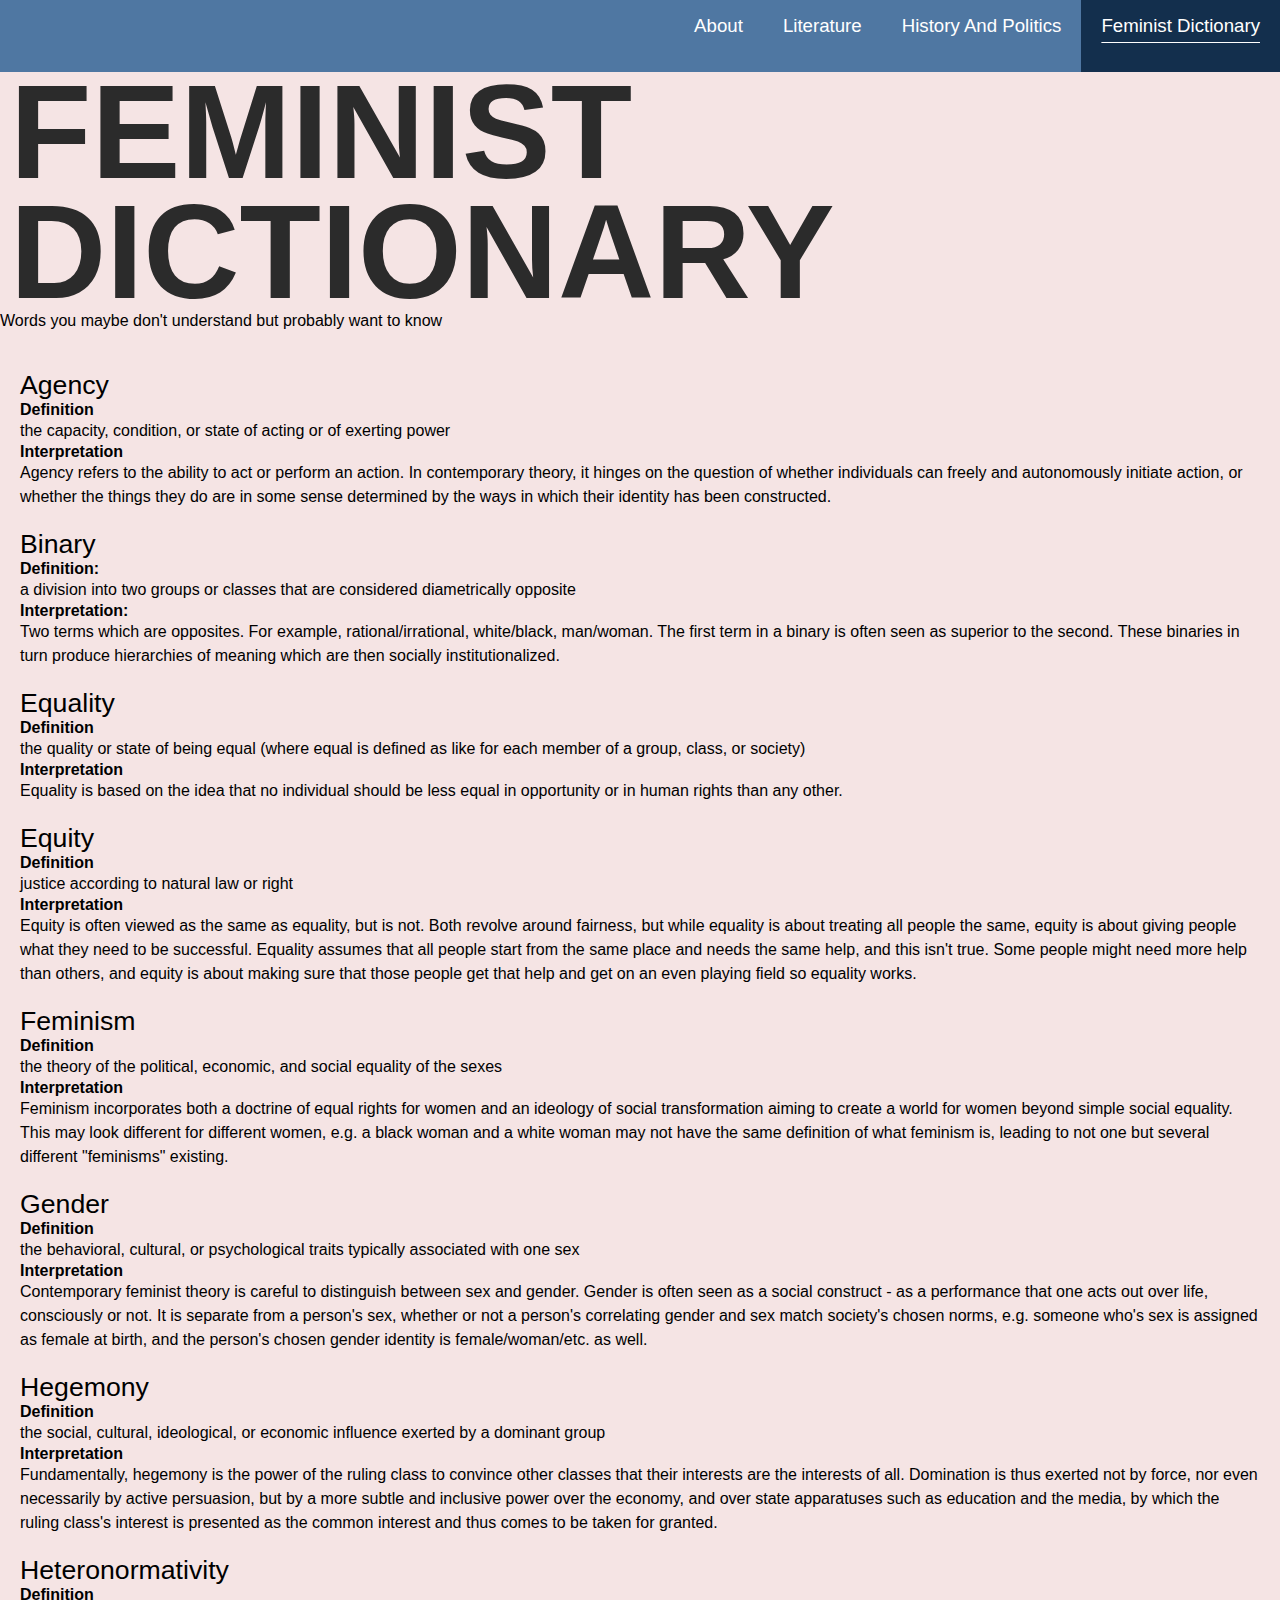
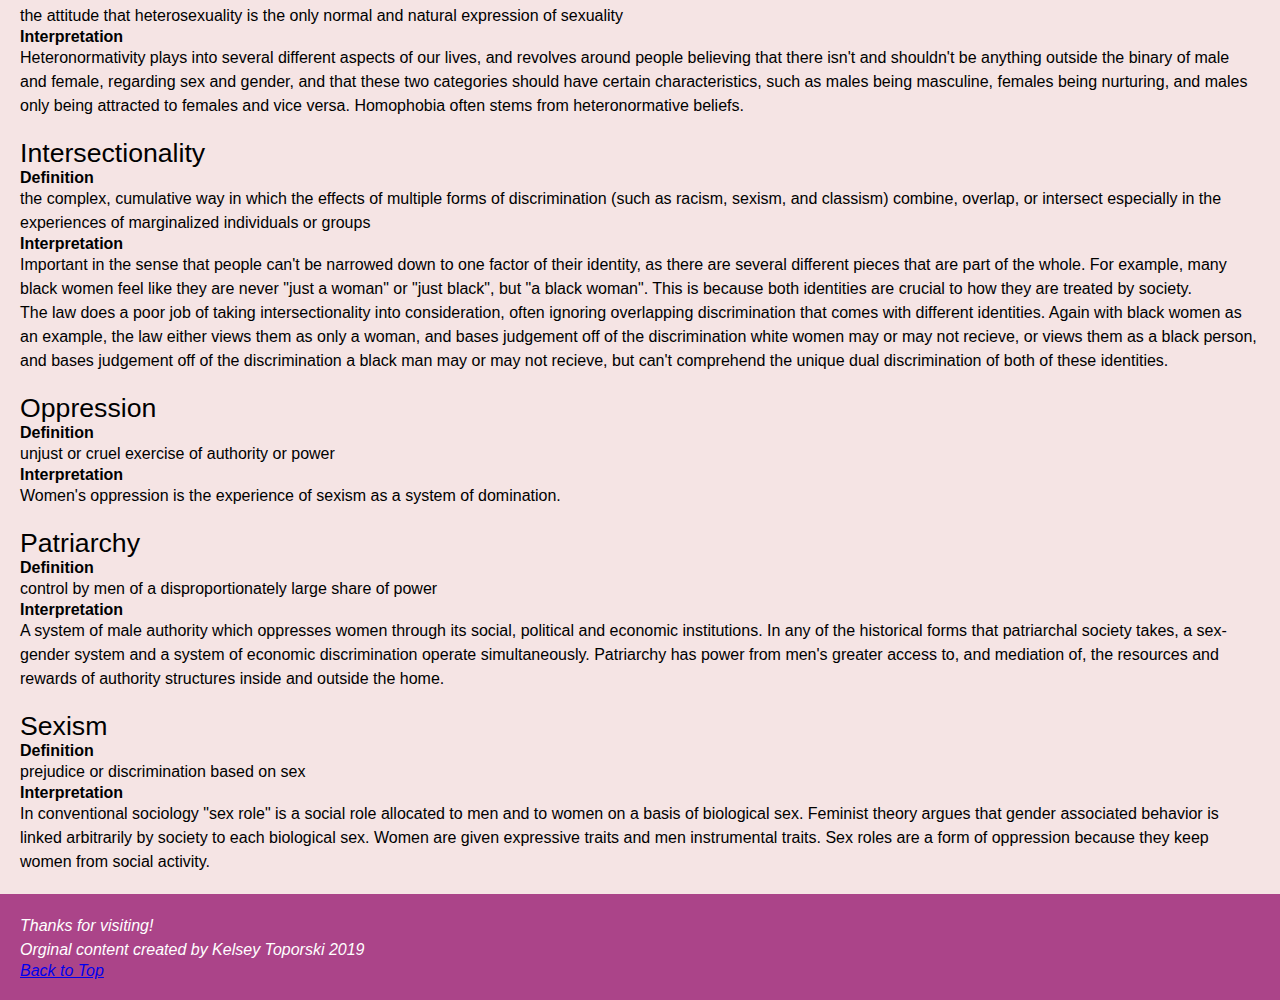
<file: femdict.html>
<!DOCTYPE html>
<html lang="en">
<head>
  <meta charset="UTF-8">

  <meta name="viewport" content="width=device-width, initial-scale=1.0">

  <!-- connects to the stylesheets -->
  <link rel="stylesheet" href="css/reset.css">
  <link rel="stylesheet" href="css/style.css">

  <!-- connect to a Google font -->  
  <!-- connect to a Font Aweseom font -->
  <!-- connect to a favicon -->

  <title>Women's Web - Dictionary</title>
</head>

<body>
  <header>
    <nav>
        <div class="navlinks">
          <ul>
            <li><a href="index.html">About</a></li>
            <li><a href="literature.html">Literature</a></li>
            <li><a href="history.html">History and Politics</a></li>
            <li class="active"><a href="femdict.html">Feminist Dictionary</a></li>
          </ul>
        </div>
    </nav>
      <!-- definitions from meriam webster -->
      <!-- interpretations from
            The Dictionary of Feminist Theory - Maggie Humm,
            Key Concepts In Post-Colonial Studies - Ashcroft, Bill, Gareth Griffiths, and Helen Tiffin,
            or myself -->
      <!-- interpretation of equity from https://everydayfeminism.com/2014/09/equality-is-not-enough/ -->

    <h1 class="h1-lit">Feminist Dictionary</h1>
    Words you maybe don't understand but probably want to know

  </header>

  <main>
  

      <!-- definitions from meriam webster -->
      <!-- interpretations from
            The Dictionary of Feminist Theory - Maggie Humm,
            Key Concepts In Post-Colonial Studies - Ashcroft, Bill, Gareth Griffiths, and Helen Tiffin,
            or myself -->
      <!-- interpretation of equity from https://everydayfeminism.com/2014/09/equality-is-not-enough/ -->

      <dl>
        <dt>Agency</dt>
        <dd>Definition
          <p>
            the capacity, condition, or state of acting or of exerting power
          </p>
        <dd>Interpretation
          <p>
            Agency refers to the ability to act or perform an action. In contemporary theory, it hinges on the question of whether individuals can freely and autonomously initiate action, or whether the things they do are in some sense determined by the ways in which their identity has been constructed.
          </p>

        <dt>Binary</dt>
        <dd>Definition:
          <p>
            a division into two groups or classes that are considered diametrically opposite
          </p></dd>
        <dd>Interpretation:
          <p>
            Two terms which are opposites. For example, rational/irrational, white/black, man/woman. The first term in a binary is often seen as superior to the second. These binaries in turn produce hierarchies of meaning which are then socially institutionalized.
          </p></dd>

        <dt>Equality</dt>
        <dd>Definition
          <p>
            the quality or state of being equal (where equal is defined as like for each member of a group, class, or society)
          </p></dd>
        <dd>Interpretation
          <p>
            Equality is based on the idea that no individual should be less equal in opportunity or in human rights than any other.
          </p></dd>
        
          
        <dt>Equity</dt>
        <dd>Definition
          <p>
            justice according to natural law or right
          </p></dd>
        <dd>Interpretation
          <p>
            Equity is often viewed as the same as equality, but is not. Both revolve around fairness, but while equality is about treating all people the same, equity is about giving people what they need to be successful. Equality assumes that all people start from the same place and needs the same help, and this isn't true. Some people might need more help than others, and equity is about making sure that those people get that help and get on an even playing field so equality works.
          </p></dd>
        
          
        <dt>Feminism</dt>
        <dd>Definition
          <p>
            the theory of the political, economic, and social equality of the sexes
          </p></dd>
        <dd>Interpretation
          <p>
            Feminism incorporates both a doctrine of equal rights for women and an ideology of social transformation aiming to create a world for women beyond simple social equality. This may look different for different women, e.g. a black woman and a white woman may not have the same definition of what feminism is, leading to not one but several different "feminisms" existing.
          </p></dd>
       
          
        <dt>Gender</dt>
        <dd>Definition
          <p>
            the behavioral, cultural, or psychological traits typically associated with one sex
          </p></dd>
        <dd>Interpretation
          <p>
            Contemporary feminist theory is careful to distinguish between sex and gender. Gender is often seen as a social construct - as a performance that one acts out over life, consciously or not. It is separate from a person's sex, whether or not a person's correlating gender and sex match society's chosen norms, e.g. someone who's sex is assigned as female at birth, and the person's chosen gender identity is female/woman/etc. as well.
          </p></dd>
        
          
        <dt>Hegemony</dt>
        <dd>Definition
          <p>
            the social, cultural, ideological, or economic influence exerted by a dominant group
          </p></dd>
        <dd>Interpretation
          <p>
            Fundamentally, hegemony is the power of the ruling class to convince other classes that their interests are the interests of all.  Domination is thus exerted not by force, nor even necessarily by active persuasion, but by a more subtle and inclusive power over the economy, and over state apparatuses such as education and the media, by which the ruling class's interest is presented as the common interest and thus comes to be taken for granted.
          </p></dd>
       
          
        <dt>Heteronormativity</dt>
        <dd>Definition
          <p>
            the attitude that heterosexuality is the only normal and natural expression of sexuality
          </p></dd>
        <dd>Interpretation
          <p>
            Heteronormativity plays into several different aspects of our lives, and revolves around people believing that there isn't and shouldn't be anything outside the binary of male and female, regarding sex and gender, and that these two categories should have certain characteristics, such as males being masculine, females being nurturing, and males only being attracted to females and vice versa. Homophobia often stems from heteronormative beliefs.
          </p></dd>
        
          
        <dt>Intersectionality</dt>
        <dd>Definition
          <p>
            the complex, cumulative way in which the effects of multiple forms of discrimination (such as racism, sexism, and classism) combine, overlap, or intersect especially in the experiences of marginalized individuals or groups
          </p></dd>
        <dd>Interpretation
          <p>
            Important in the sense that people can't be narrowed down to one factor of their identity, as there are several different pieces that are part of the whole. For example, many black women feel like they are never "just a woman" or "just black", but "a black woman". This is because both identities are crucial to how they are treated by society.
          </p>
          <p>
            The law does a poor job of taking intersectionality into consideration, often ignoring overlapping discrimination that comes with different identities. Again with black women as an example, the law either views them as only a woman, and bases judgement off of the discrimination white women may or may not recieve, or views them as a black person, and bases judgement off of the discrimination a black man may or may not recieve, but can't comprehend the unique dual discrimination of both of these identities.
          </p></dd>
           
          
        <dt>Oppression</dt>
        <dd>Definition
          <p>
            unjust or cruel exercise of authority or power
          </p></dd>
        <dd>Interpretation
          <p>
            Women's oppression is the experience of sexism as a system of domination.
          </p></dd>
       
          
        <dt>Patriarchy</dt>
        <dd>Definition
          <p>
            control by men of a disproportionately large share of power
          </p></dd>
        <dd>Interpretation
          <p>
            A system of male authority which oppresses women through its social, political and economic institutions. In any of the historical forms that patriarchal society takes, a sex-gender system and a system of economic discrimination operate simultaneously. Patriarchy has power from men's greater access to, and mediation of, the resources and rewards of authority structures inside and outside the home.
          </p></dd>
             
          
        <dt>Sexism</dt>
        <dd>Definition
          <p>
            prejudice or discrimination based on sex
          </p></dd>
        <dd>Interpretation
          <p>
            In conventional sociology "sex role" is a social role allocated to men and to women on a basis of biological sex. Feminist theory argues that gender associated behavior is linked arbitrarily by society to each biological sex. Women are given expressive traits and men instrumental traits. Sex roles are a form of oppression because they keep women from social activity.
          </p></dd>
      </dl>

    </main>

    <footer>
      <p class="thanks">
        Thanks for visiting! <i class="far fa-grin"></i>
      </p>
      <p>Orginal content created by Kelsey Toporski 2019</p>

      <a href="#top" class="tops">Back to Top</a>
    </footer>

</body>
</html>
</file>
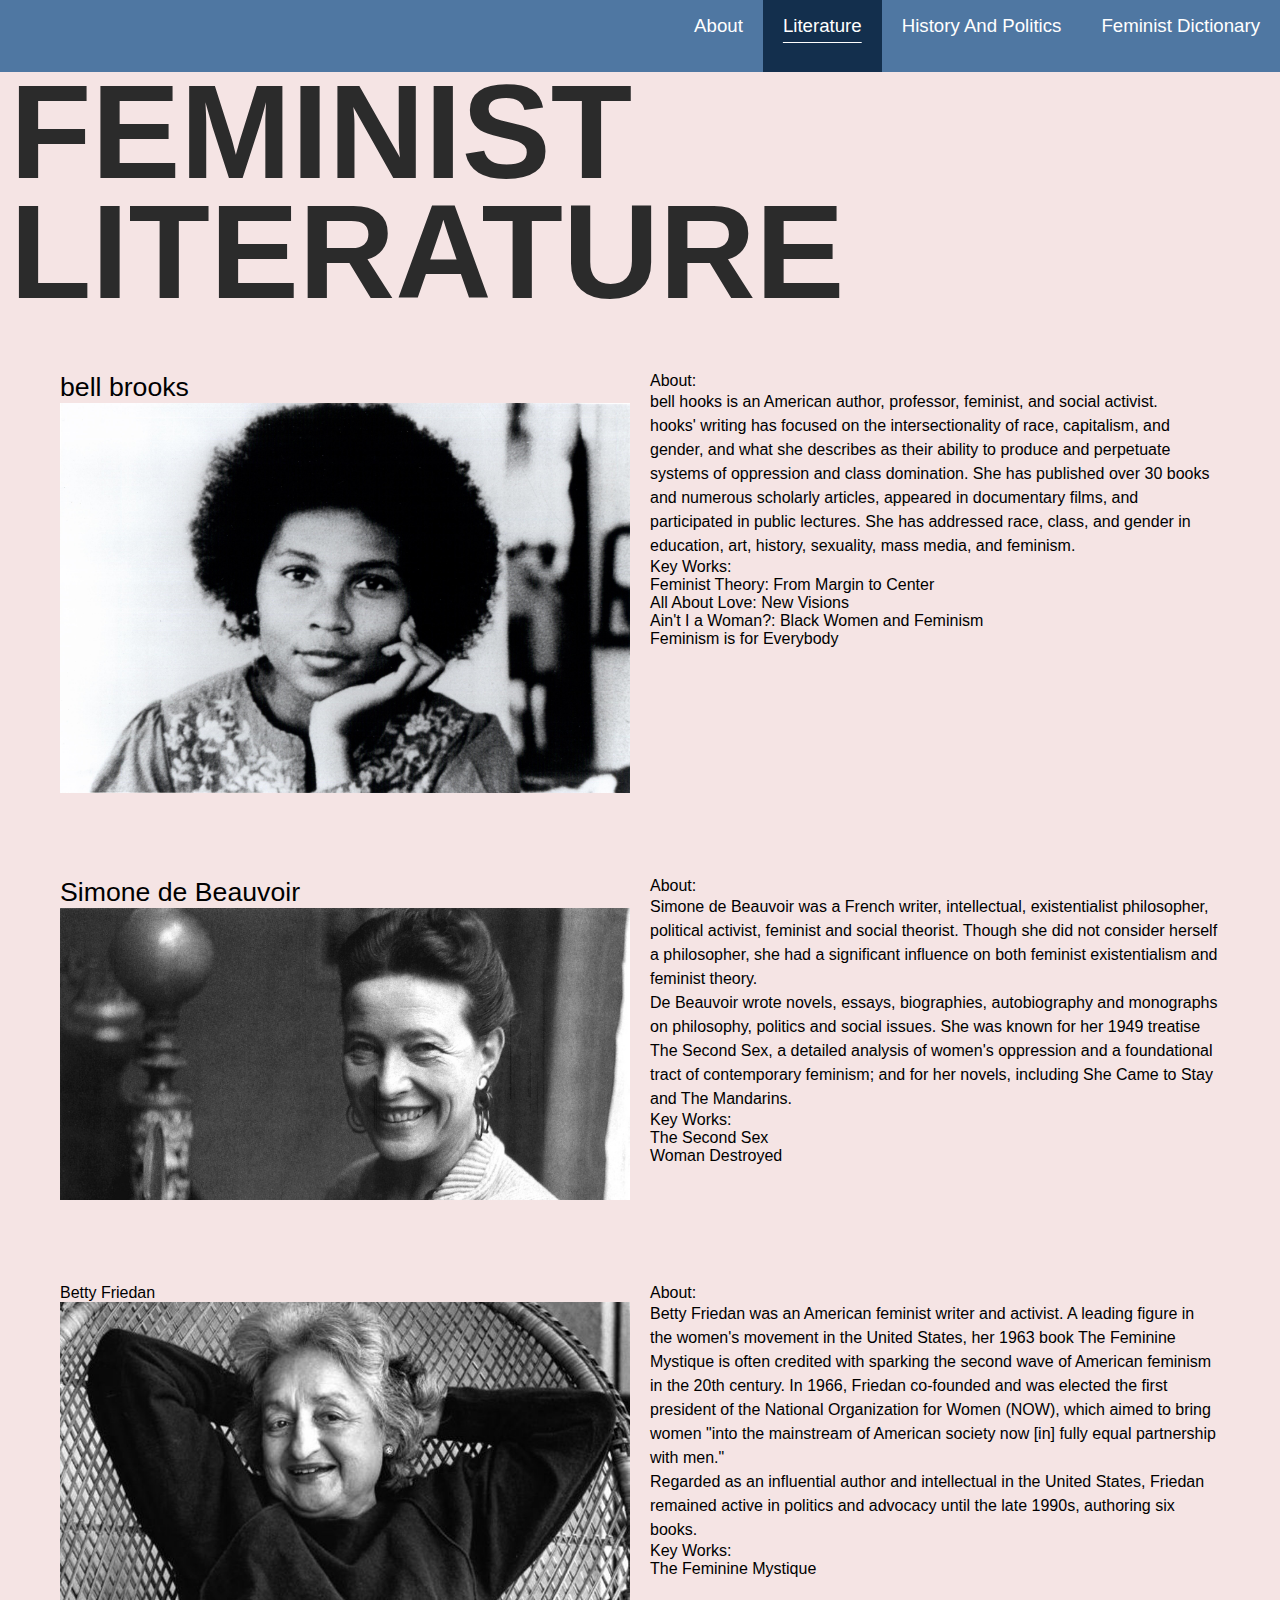
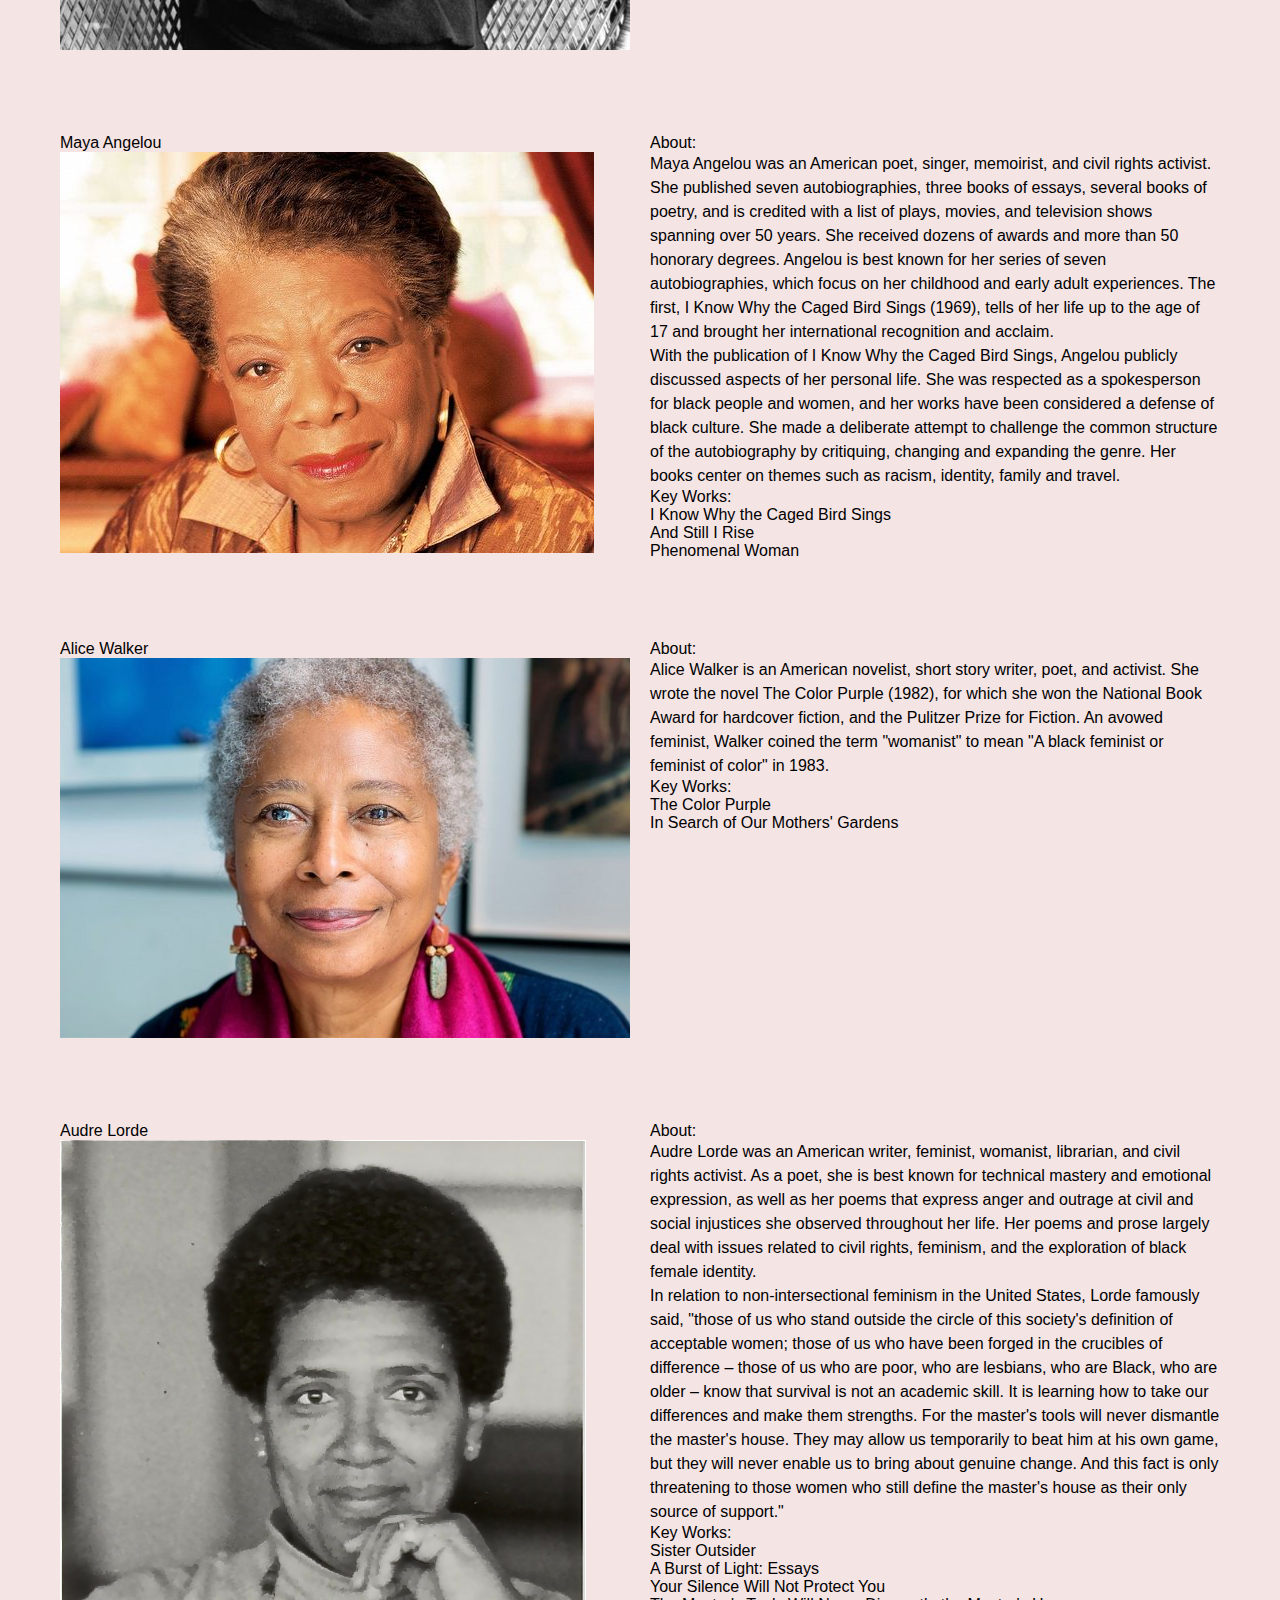
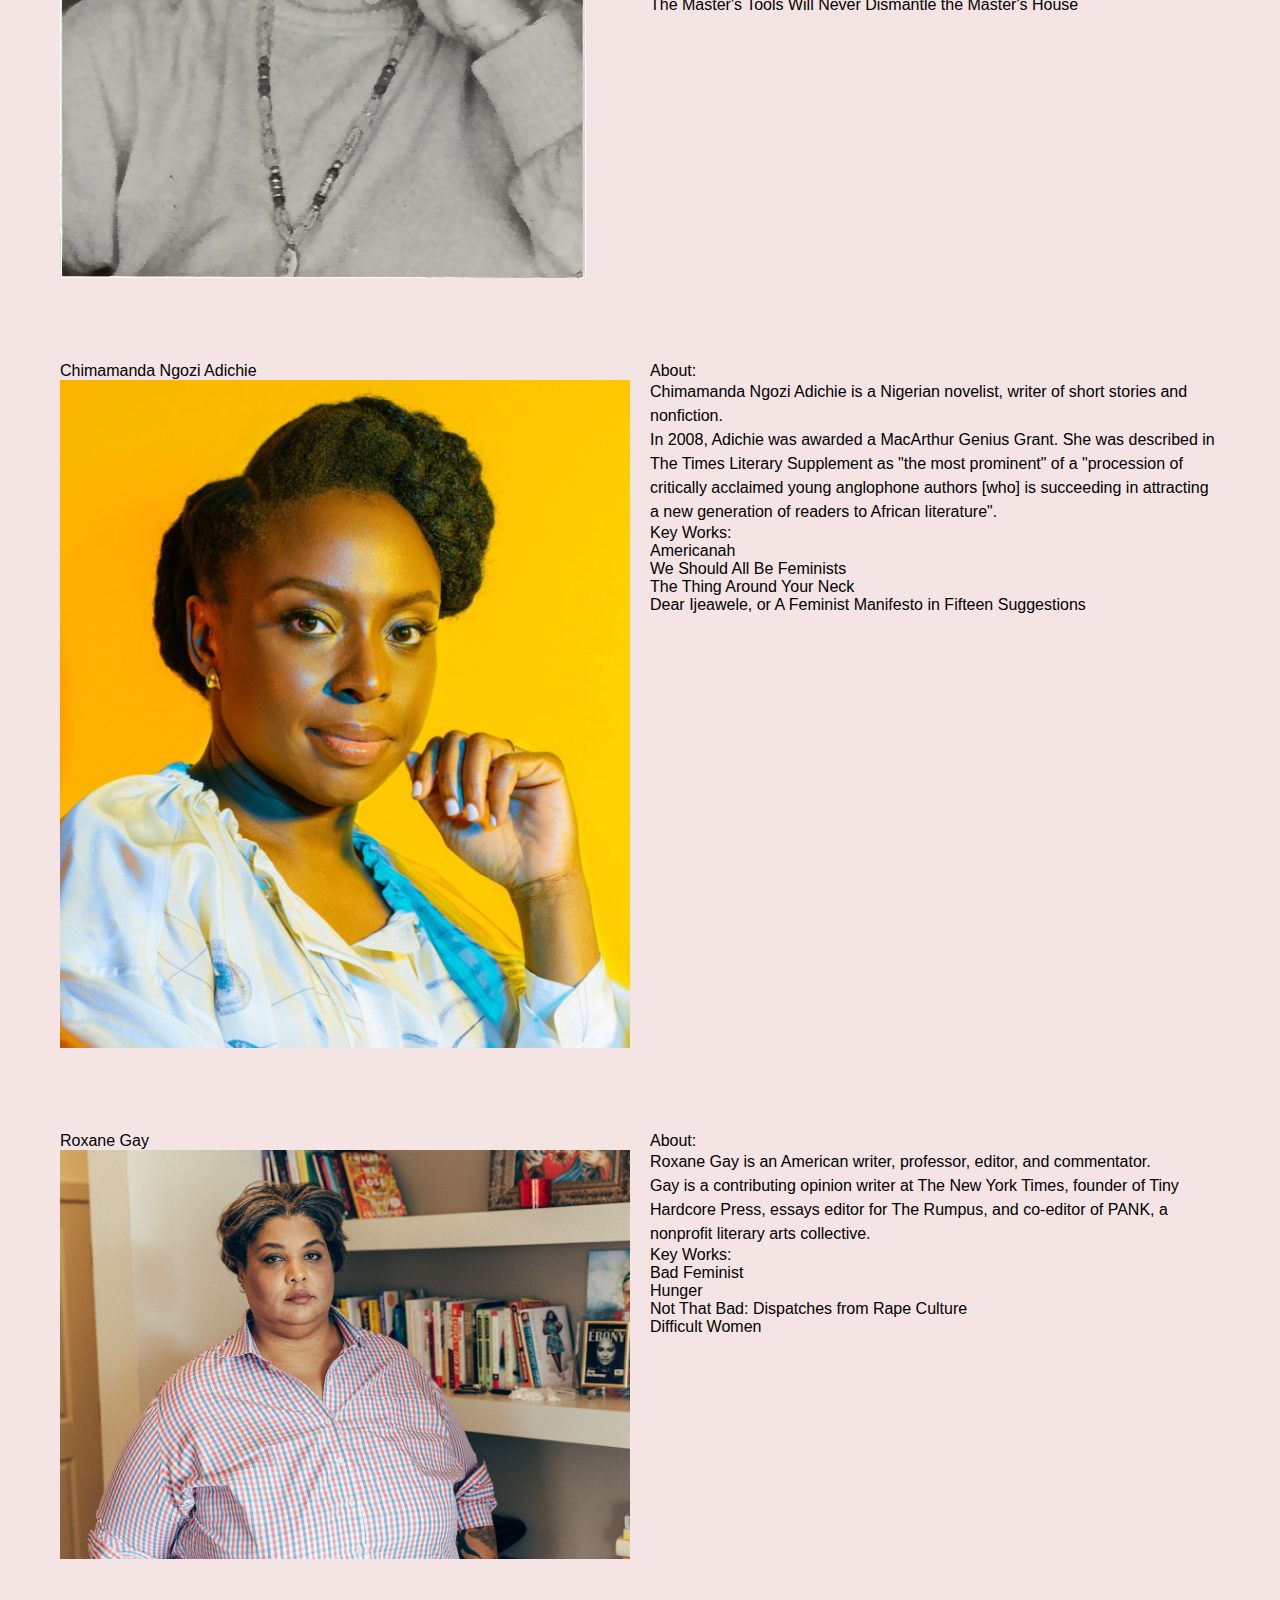
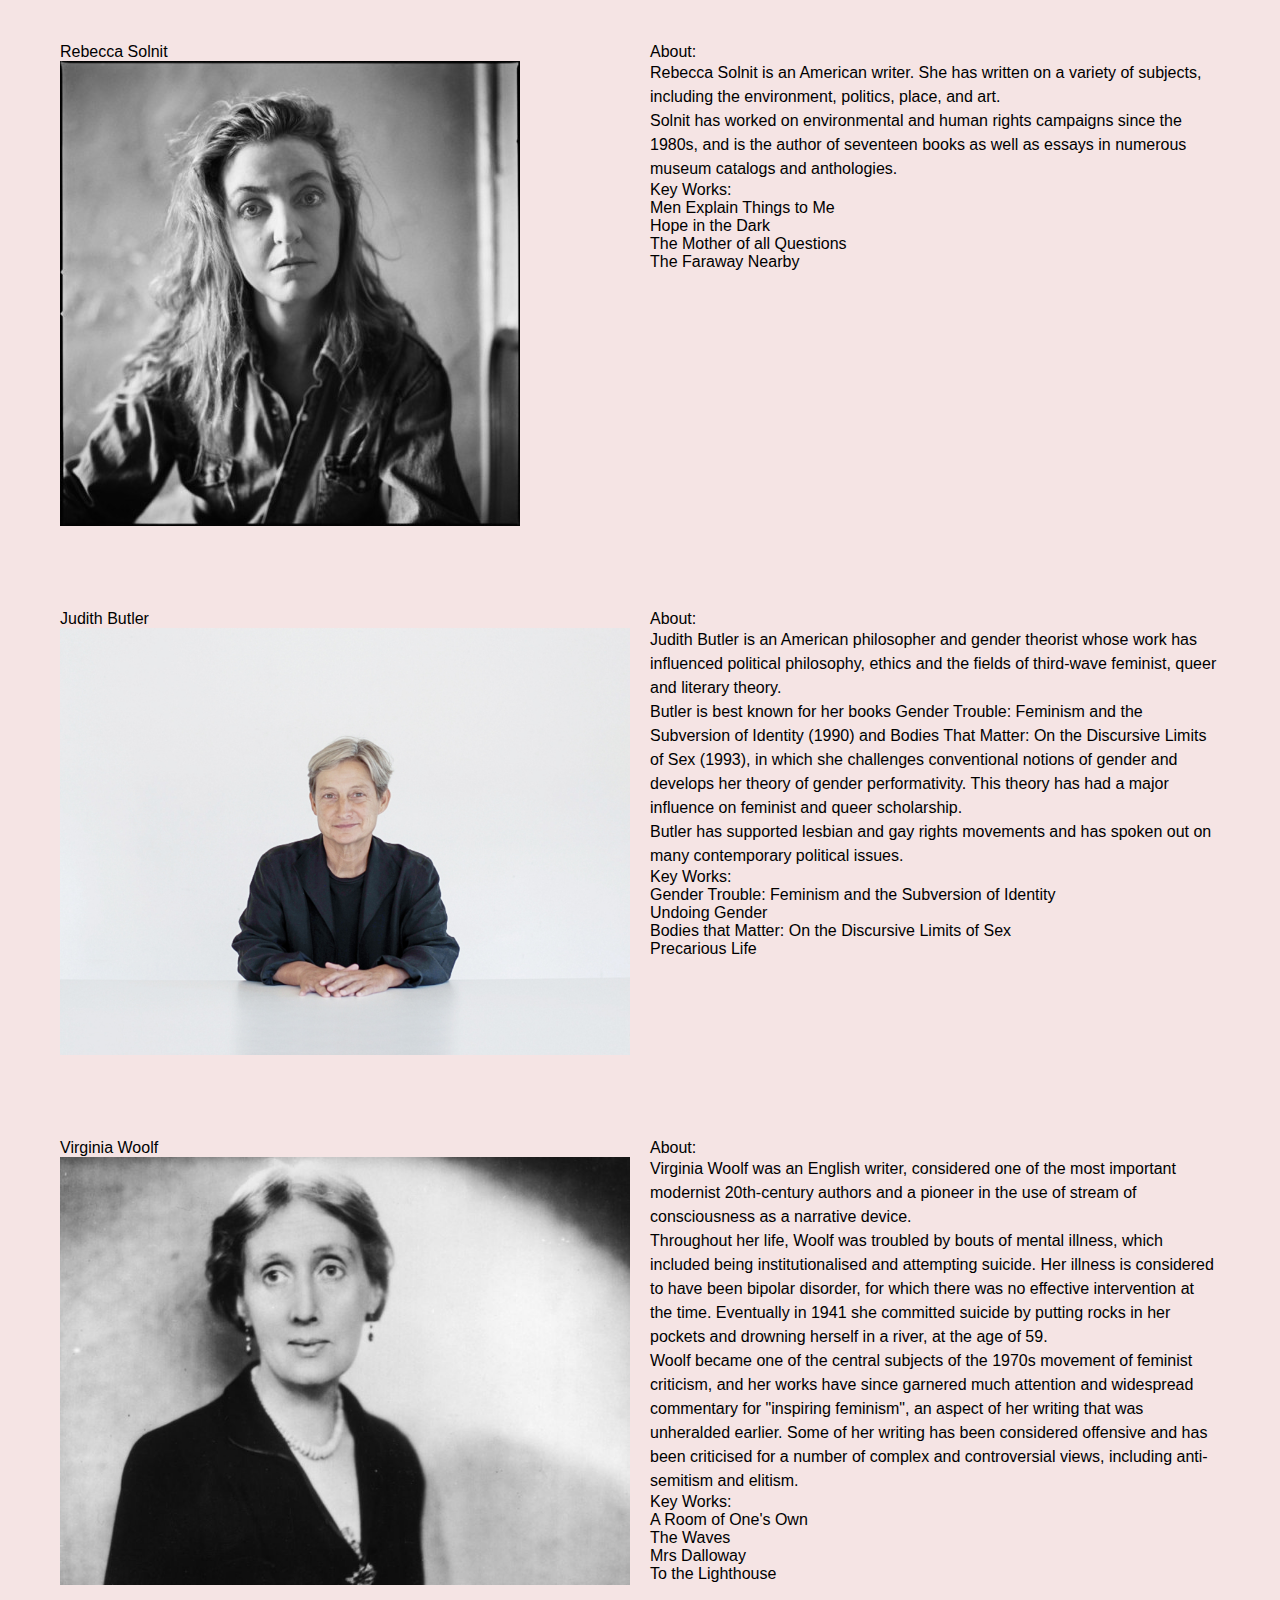
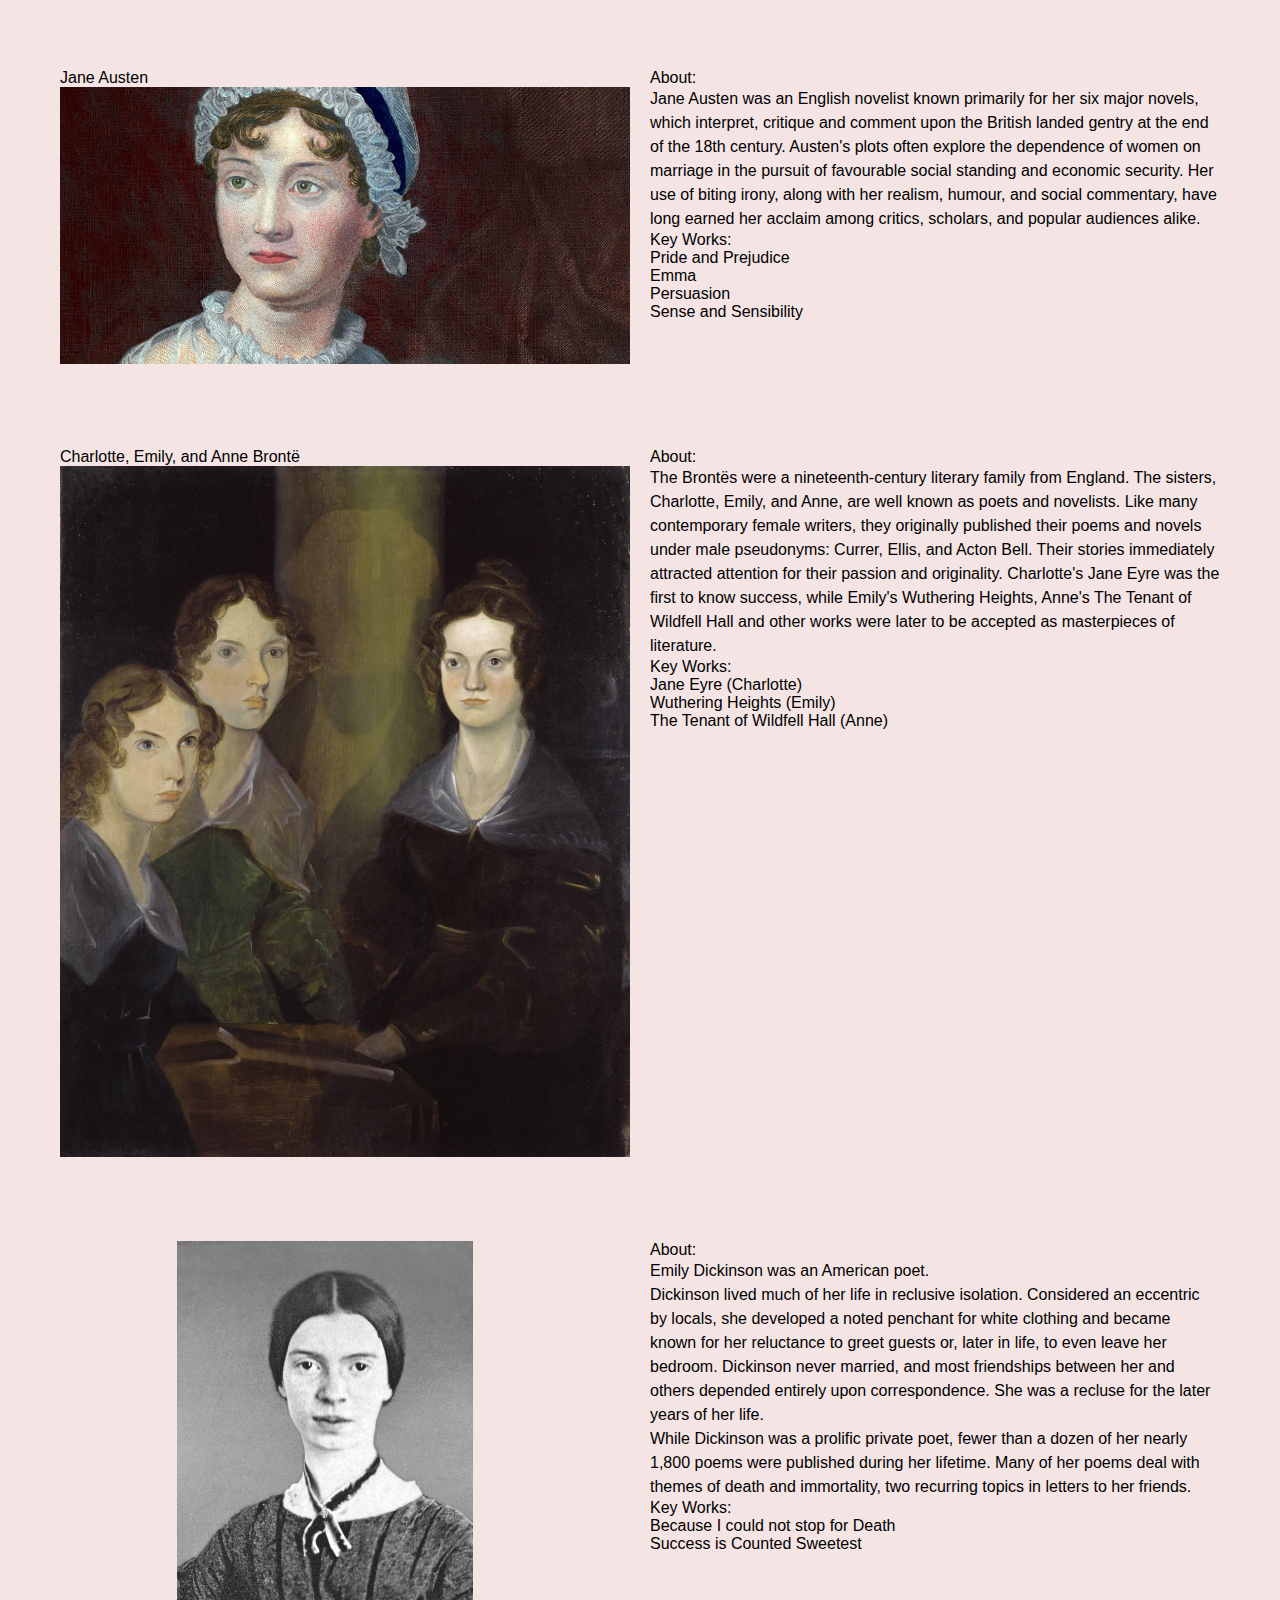
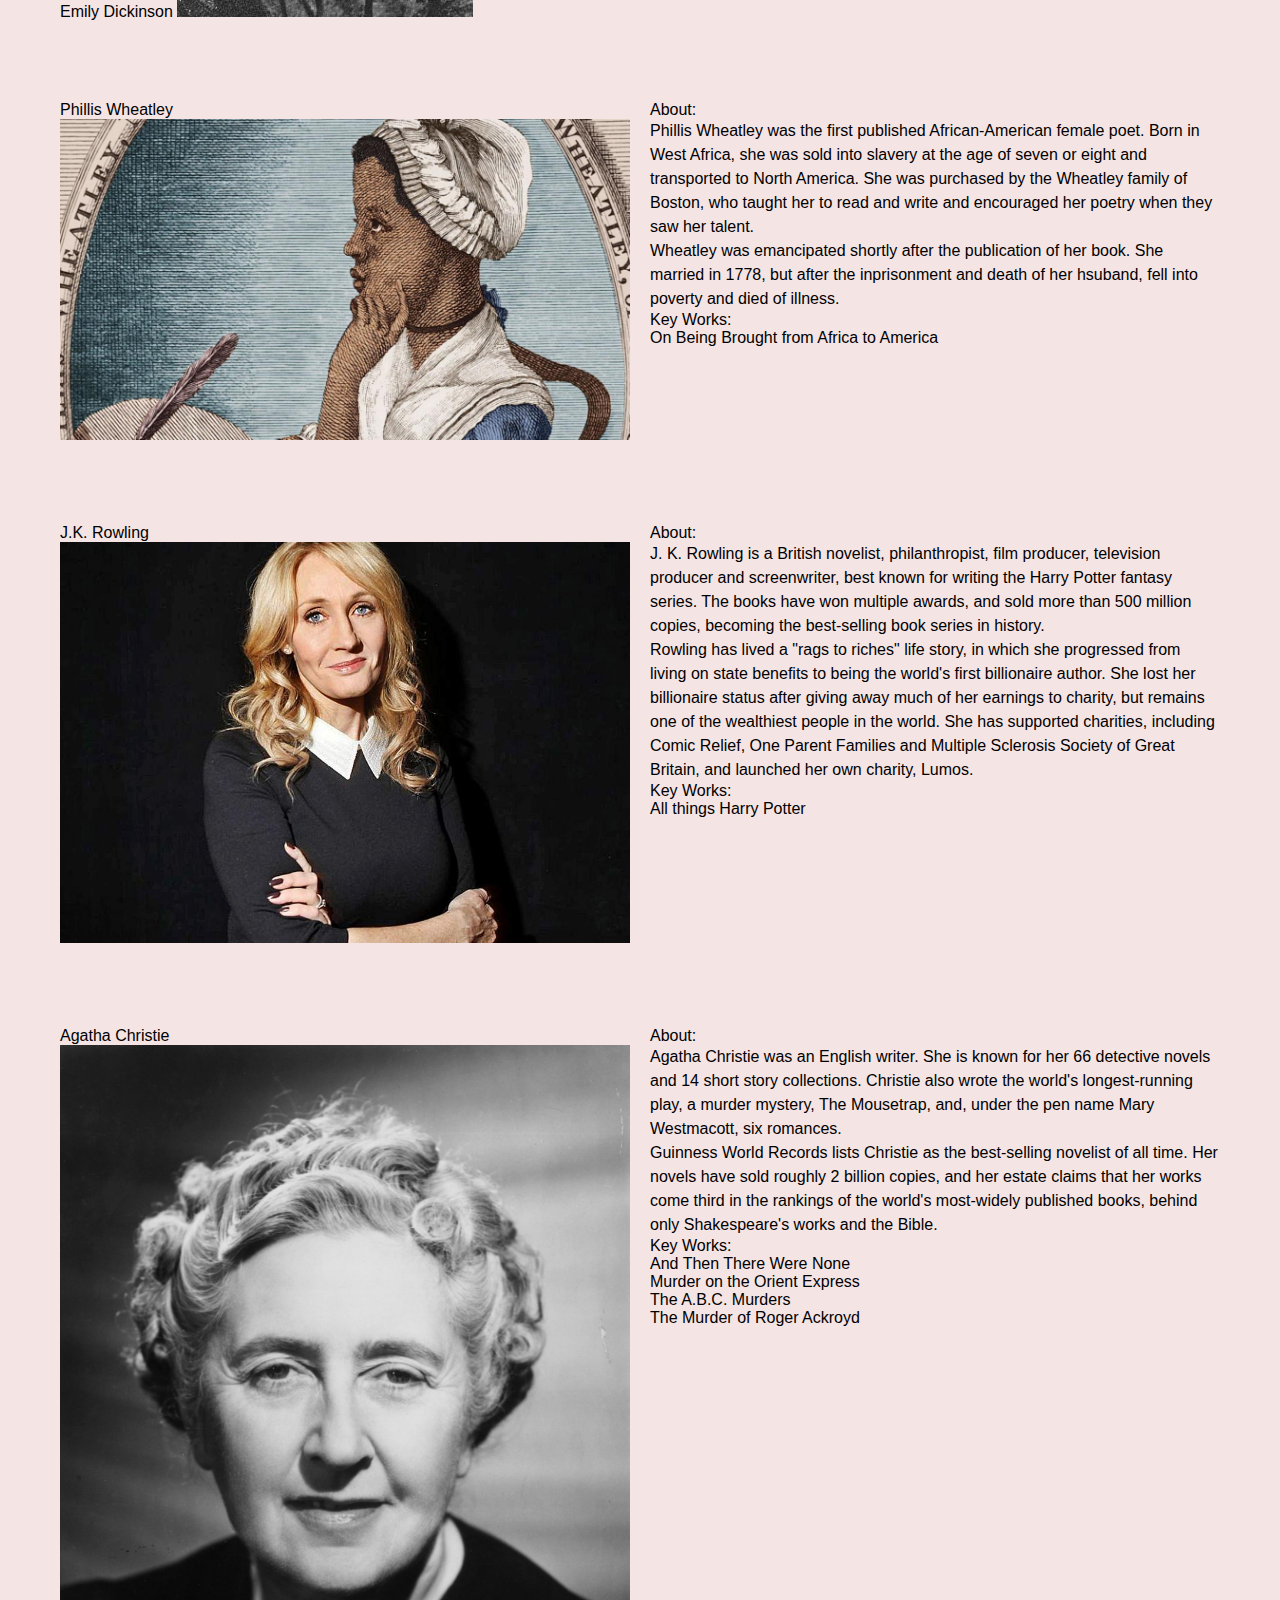
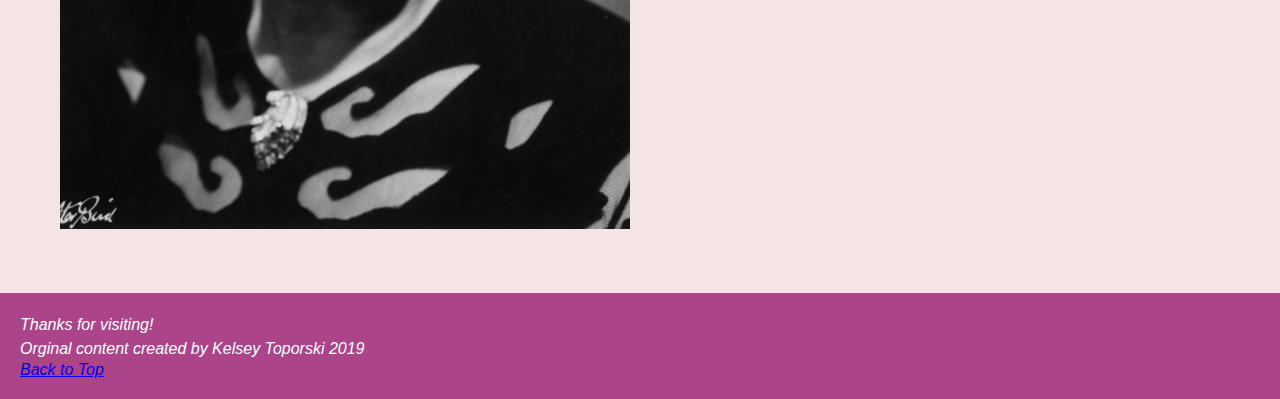
<file: literature.html>
<!DOCTYPE html>
<html lang="en">
<head>
  <meta charset="UTF-8">

  <meta name="viewport" content="width=device-width, initial-scale=1.0">

  <!-- connects to the stylesheets -->
  <link rel="stylesheet" href="css/reset.css">
  <link rel="stylesheet" href="css/style.css">

  <!-- connect to a Google font -->  
  <!-- connect to a Font Aweseom font -->
  <!-- connect to a favicon -->

  <title>Women's Web - Literature</title>
</head>

<body>
  <header>
    <nav>
      <div class="navlinks">
        <ul>
          <li><a href="index.html">About</a></li>
          <li class="active"><a href="literature.html">Literature</a></li>
          <li><a href="history.html">History and Politics</a></li>
          <li><a href="femdict.html">Feminist Dictionary</a></li>
        </ul>
      </div>
    </nav>
      <!-- definitions from meriam webster -->
      <!-- interpretations from
            The Dictionary of Feminist Theory - Maggie Humm,
            Key Concepts In Post-Colonial Studies - Ashcroft, Bill, Gareth Griffiths, and Helen Tiffin,
            or myself -->
      <!-- interpretation of equity from https://everydayfeminism.com/2014/09/equality-is-not-enough/ -->

    <h1 class="h1-lit">Feminist Literature</h1>
  </header>

  <main>


<div class="lit-grid">
  <div class="lit-person">
    <div class="name-img">
      <h2>bell brooks</h2>
      <div class="fade-in">
        <img src="images/bell_hooks.jpg"  width="200" alt="Image of bell hooks">
      </div> 
    </div>
    <div class="About">
      About:
    <p>
      bell hooks is an American author, professor, feminist, and social activist.
    </p>
    <p>
      hooks' writing has focused on the intersectionality of race, capitalism, and gender, and what she describes as their ability to produce and perpetuate systems of oppression and class domination. She has published over 30 books and numerous scholarly articles, appeared in documentary films, and participated in public lectures. She has addressed race, class, and gender in education, art, history, sexuality, mass media, and feminism.
    </p>
  Key Works:
    <ul>
      <li>Feminist Theory: From Margin to Center</li>
      <li>All About Love: New Visions</li>
      <li>Ain't I a Woman?: Black Women and Feminism</li>
      <li>Feminism is for Everybody</li>
    </ul>
    </div>
  </div>

  <div class="lit-person">
    <div class="name-img">
      <h2>Simone de Beauvoir</h2>
      <div class="fade-in">
        <img src="images/simone_db.jpg"  width="200" alt="Image of Simone de Beauvoir"></div>
    </div>
    <div class="About">
      About:
    <p>
      Simone de Beauvoir was a French writer, intellectual, existentialist philosopher, political activist, feminist and social theorist. Though she did not consider herself a philosopher, she had a significant influence on both feminist existentialism and feminist theory.
    </p>
    <p>
      De Beauvoir wrote novels, essays, biographies, autobiography and monographs on philosophy, politics and social issues. She was known for her 1949 treatise The Second Sex, a detailed analysis of women's oppression and a foundational tract of contemporary feminism; and for her novels, including She Came to Stay and The Mandarins.
    </p>
  Key Works:
    <ul>
      <li>The Second Sex</li>
      <li>Woman Destroyed</li>
    </ul>
    </div>
  </div>

  <div class="lit-person">
    <div class="name-img">
    Betty Friedan
    <img src="images/betty_friedan.jpg"  width="200" alt="Image of Betty Friedan">
    </div>
    <div class="About">
      About:
        <p>
          Betty Friedan was an American feminist writer and activist. A leading figure in the women's movement in the United States, her 1963 book The Feminine Mystique is often credited with sparking the second wave of American feminism in the 20th century. In 1966, Friedan co-founded and was elected the first president of the National Organization for Women (NOW), which aimed to bring women "into the mainstream of American society now [in] fully equal partnership with men."
        </p>
        <p>
          Regarded as an influential author and intellectual in the United States, Friedan remained active in politics and advocacy until the late 1990s, authoring six books.
        </p>
      Key Works:
        <ul>
          <li>The Feminine Mystique</li>
        </ul>
    </div>
  </div>


  <div class="lit-person">
    <div class="name-img">
    Maya Angelou
    <img src="images/maya_angelou.jpg"  width="200" alt="Image of Maya Angelou">
    </div>
    <div class="About">
      About:
        <p>
          Maya Angelou was an American poet, singer, memoirist, and civil rights activist. She published seven autobiographies, three books of essays, several books of poetry, and is credited with a list of plays, movies, and television shows spanning over 50 years. She received dozens of awards and more than 50 honorary degrees. Angelou is best known for her series of seven autobiographies, which focus on her childhood and early adult experiences. The first, I Know Why the Caged Bird Sings (1969), tells of her life up to the age of 17 and brought her international recognition and acclaim.
        </p>
        <p>
          With the publication of I Know Why the Caged Bird Sings, Angelou publicly discussed aspects of her personal life. She was respected as a spokesperson for black people and women, and her works have been considered a defense of black culture. She made a deliberate attempt to challenge the common structure of the autobiography by critiquing, changing and expanding the genre. Her books center on themes such as racism, identity, family and travel.
        </p>
      Key Works:
        <ul>
          <li>I Know Why the Caged Bird Sings</li>
          <li>And Still I Rise</li>
          <li>Phenomenal Woman</li>
        </ul>
    </div>
  </div>
  

      <!-- <script>
        alert("HI");
        console.log("hey good lookin");
      </script> -->

      <div class="lit-person">
      <div class="name-img">
        Alice Walker
        <img src="images/alice_walker.jpg"  width="200" alt="Image of Alice Walker">
      </div>
      <div class="About">
        About:
          <p>
            Alice Walker is an American novelist, short story writer, poet, and activist. She wrote the novel The Color Purple (1982), for which she won the National Book Award for hardcover fiction, and the Pulitzer Prize for Fiction. An avowed feminist, Walker coined the term "womanist" to mean "A black feminist or feminist of color" in 1983.
          </p>
        Key Works:
          <ul>
            <li>The Color Purple</li>
            <li>In Search of Our Mothers' Gardens</li>
          </ul>
      </div>
      </div>

      <div class="lit-person">
      <div class="name-img">
        Audre Lorde
        <img src="images/audre_lorde.jpg"  width="200" alt="Image of Audre Lorde">
      </div>
      <div class="About">
        About:
          <p>
            Audre Lorde was an American writer, feminist, womanist, librarian, and civil rights activist. As a poet, she is best known for technical mastery and emotional expression, as well as her poems that express anger and outrage at civil and social injustices she observed throughout her life. Her poems and prose largely deal with issues related to civil rights, feminism, and the exploration of black female identity.
          </p>
          <p>
            In relation to non-intersectional feminism in the United States, Lorde famously said, "those of us who stand outside the circle of this society's definition of acceptable women; those of us who have been forged in the crucibles of difference – those of us who are poor, who are lesbians, who are Black, who are older – know that survival is not an academic skill. It is learning how to take our differences and make them strengths. For the master's tools will never dismantle the master's house. They may allow us temporarily to beat him at his own game, but they will never enable us to bring about genuine change. And this fact is only threatening to those women who still define the master's house as their only source of support."
          </p>
        Key Works:
          <ul>
            <li>Sister Outsider</li>
            <li>A Burst of Light: Essays</li>
            <li>Your Silence Will Not Protect You</li>
            <li>The Master's Tools Will Never Dismantle the Master's House</li>
          </ul>
      </div>
      </div>

      <div class="lit-person">
      <div class="name-img">
        Chimamanda Ngozi Adichie
        <img src="images/chimamanda.jpg"  width="200" alt="Image of Chimamanda Ngozi Adichie">
      </div>
      <div class="About">
        About:
          <p>
            Chimamanda Ngozi Adichie is a Nigerian novelist, writer of short stories and nonfiction.
          </p>
          <p>
            In 2008, Adichie was awarded a MacArthur Genius Grant. She was described in The Times Literary Supplement as "the most prominent" of a "procession of critically acclaimed young anglophone authors [who] is succeeding in attracting a new generation of readers to African literature".
          </p>
        Key Works:
          <ul>
            <li>Americanah</li>
            <li>We Should All Be Feminists</li>
            <li>The Thing Around Your Neck</li>
            <li>Dear Ijeawele, or A Feminist Manifesto in Fifteen Suggestions</li>
          </ul>
      </div>
      </div>

      <div class="lit-person">
      <div class="name-img">
        Roxane Gay
        <img src="images/roxane_gay.jpg"  width="200" alt="Image of Roxane Gay">
      </div>
      <div class="About">
        About:
          <p>
            Roxane Gay is an American writer, professor, editor, and commentator.
          </p>
          <p>
            Gay is a contributing opinion writer at The New York Times, founder of Tiny Hardcore Press, essays editor for The Rumpus, and co-editor of PANK, a nonprofit literary arts collective.
          </p>
        Key Works:
          <ul>
            <li>Bad Feminist</li>
            <li>Hunger</li>
            <li>Not That Bad: Dispatches from Rape Culture</li>
            <li>Difficult Women</li>
          </ul>
      </div>
      </div>

      <div class="lit-person">
      <div class="name-img">
        Rebecca Solnit
        <img src="images/rebecca_solnit.jpg"  width="200" alt="Image of Rebecca Solnit">
      </div>
      <div class="About">
        About:
          <p>
            Rebecca Solnit is an American writer. She has written on a variety of subjects, including the environment, politics, place, and art.
          </p>
          <p>
            Solnit has worked on environmental and human rights campaigns since the 1980s, and is the author of seventeen books as well as essays in numerous museum catalogs and anthologies.
          </p>
        Key Works:
          <ul>
            <li>Men Explain Things to Me</li>
            <li>Hope in the Dark</li>
            <li>The Mother of all Questions</li>
            <li>The Faraway Nearby</li>
          </ul>
      </div>
      </div>

      <div class="lit-person">
      <div class="name-img">
        Judith Butler
        <img src="images/judith_butler.jpg"  width="200" alt="Image of Judith Butler">
      </div>
      <div class="About">
        About:
          <p>
            Judith Butler is an American philosopher and gender theorist whose work has influenced political philosophy, ethics and the fields of third-wave feminist, queer and literary theory.
          </p>
          <p>
            Butler is best known for her books Gender Trouble: Feminism and the Subversion of Identity (1990) and Bodies That Matter: On the Discursive Limits of Sex (1993), in which she challenges conventional notions of gender and develops her theory of gender performativity. This theory has had a major influence on feminist and queer scholarship.
          </p>
          <p>
            Butler has supported lesbian and gay rights movements and has spoken out on many contemporary political issues.
          </p>
        Key Works:
          <ul>
            <li>Gender Trouble: Feminism and the Subversion of Identity</li>
            <li>Undoing Gender</li>
            <li>Bodies that Matter: On the Discursive Limits of Sex</li>
            <li>Precarious Life</li>
          </ul>
      </div>
      </div>

      <div class="lit-person">
      <div class="name-img">
        Virginia Woolf
        <img src="images/virginia_woolf.jpg"  width="200" alt="Image of Virginia Woolf">
      </div>
      <div class="About">
        About:
          <p>
            Virginia Woolf was an English writer, considered one of the most important modernist 20th-century authors and a pioneer in the use of stream of consciousness as a narrative device.
          </p>
          <p>
            Throughout her life, Woolf was troubled by bouts of mental illness, which included being institutionalised and attempting suicide. Her illness is considered to have been bipolar disorder, for which there was no effective intervention at the time. Eventually in 1941 she committed suicide by putting rocks in her pockets and drowning herself in a river, at the age of 59.
          </p>
          <p>
            Woolf became one of the central subjects of the 1970s movement of feminist criticism, and her works have since garnered much attention and widespread commentary for "inspiring feminism", an aspect of her writing that was unheralded earlier. Some of her writing has been considered offensive and has been criticised for a number of complex and controversial views, including anti-semitism and elitism.
          </p>
        Key Works:
          <ul>
            <li>A Room of One's Own</li>
            <li>The Waves</li>
            <li>Mrs Dalloway</li>
            <li>To the Lighthouse</li>
          </ul>
      </div>
      </div>

      <div class="lit-person">
      <div class="name-img">
        Jane Austen
        <img src="images/jane_austen.jpg"  width="200" alt="Image of Jane Austen">
      </div>
      <div class="About">
        About:
          <p>
            Jane Austen was an English novelist known primarily for her six major novels, which interpret, critique and comment upon the British landed gentry at the end of the 18th century. Austen's plots often explore the dependence of women on marriage in the pursuit of favourable social standing and economic security. Her use of biting irony, along with her realism, humour, and social commentary, have long earned her acclaim among critics, scholars, and popular audiences alike.
          </p>
        Key Works:
          <ul>
            <li>Pride and Prejudice</li>
            <li>Emma</li>
            <li>Persuasion</li>
            <li>Sense and Sensibility</li>
          </ul>
      </div>
      </div>

      <div class="lit-person">
      <div class="name-img">
        Charlotte, Emily, and Anne Brontë
        <img src="images/bronte_sisters.jpg"  width="200" alt="Image of Charlotte, Emily, and Anne Brontë">
      </div>
      <div class="About">
        About:
          <p>
            The Brontës were a nineteenth-century literary family from England. The sisters, Charlotte, Emily, and Anne, are well known as poets and novelists. Like many contemporary female writers, they originally published their poems and novels under male pseudonyms: Currer, Ellis, and Acton Bell. Their stories immediately attracted attention for their passion and originality. Charlotte's Jane Eyre was the first to know success, while Emily's Wuthering Heights, Anne's The Tenant of Wildfell Hall and other works were later to be accepted as masterpieces of literature.
          </p>
        Key Works:
          <ul>
            <li>Jane Eyre (Charlotte)</li>
            <li>Wuthering Heights (Emily)</li>
            <li>The Tenant of Wildfell Hall (Anne)</li>
          </ul>
      </div>
      </div>

      <div class="lit-person">
      <div class="name-img">
        Emily Dickinson
        <img src="images/emily_d.jpg"  width="200" alt="Image of Emily Dickinson">
      </div>
      <div class="About">
        About:
          <p>
            Emily Dickinson was an American poet.
          </p>
          <p>
            Dickinson lived much of her life in reclusive isolation. Considered an eccentric by locals, she developed a noted penchant for white clothing and became known for her reluctance to greet guests or, later in life, to even leave her bedroom. Dickinson never married, and most friendships between her and others depended entirely upon correspondence. She was a recluse for the later years of her life.
          </p>
          <p>
            While Dickinson was a prolific private poet, fewer than a dozen of her nearly 1,800 poems were published during her lifetime. Many of her poems deal with themes of death and immortality, two recurring topics in letters to her friends.
          </p>
        Key Works:
          <ul>
            <li>Because I could not stop for Death</li>
            <li>Success is Counted Sweetest</li>
          </ul>
      </div>
      </div>

      <div class="lit-person">
      <div class="name-img">
        Phillis Wheatley
        <img src="images/phillis_w.jpg"  width="200" alt="Image of Phillis Wheatley">
      </div>
      <div class="About">
        About:
          <p>
            Phillis Wheatley was the first published African-American female poet. Born in West Africa, she was sold into slavery at the age of seven or eight and transported to North America. She was purchased by the Wheatley family of Boston, who taught her to read and write and encouraged her poetry when they saw her talent.
          </p>
          <p>
            Wheatley was emancipated shortly after the publication of her book. She married in 1778, but after the inprisonment and death of her hsuband, fell into poverty and died of illness.
          </p>
        Key Works:
          <ul>
            <li>On Being Brought from Africa to America</li>
          </ul>
      </div>
      </div>

      <div class="lit-person">
      <div class="name-img">
        J.K. Rowling
        <img src="images/jk_rowling.jpg"  width="200" alt="Image of J.K. Rowling">
      </div>
      <div class="About">
        About:
          <p>
            J. K. Rowling is a British novelist, philanthropist, film producer, television producer and screenwriter, best known for writing the Harry Potter fantasy series. The books have won multiple awards, and sold more than 500 million copies, becoming the best-selling book series in history.
          </p>
          <p>
            Rowling has lived a "rags to riches" life story, in which she progressed from living on state benefits to being the world's first billionaire author. She lost her billionaire status after giving away much of her earnings to charity, but remains one of the wealthiest people in the world. She has supported charities, including Comic Relief, One Parent Families and Multiple Sclerosis Society of Great Britain, and launched her own charity, Lumos.
          </p>
        Key Works:
          <ul>
            <li>All things Harry Potter</li>
          </ul>
      </div>
      </div>

      <div class="lit-person">
      <div class="name-img">
        Agatha Christie
        <img src="images/agatha.jpg"  width="200" alt="Image of Agatha Christie">
      </div>
      <div class="About">
        About:
          <p>
            Agatha Christie was an English writer. She is known for her 66 detective novels and 14 short story collections. Christie also wrote the world's longest-running play, a murder mystery, The Mousetrap, and, under the pen name Mary Westmacott, six romances.
          </p>
          <p>
            Guinness World Records lists Christie as the best-selling novelist of all time. Her novels have sold roughly 2 billion copies, and her estate claims that her works come third in the rankings of the world's most-widely published books, behind only Shakespeare's works and the Bible.
          </p>
        Key Works:
          <ul>
            <li>And Then There Were None</li>
            <li>Murder on the Orient Express</li>
            <li>The A.B.C. Murders</li>
            <li>The Murder of Roger Ackroyd</li>
          </ul>
      </div>
      </div>
</div>
    </main>
    <footer>
      <p class="thanks">
        Thanks for visiting! <i class="far fa-grin"> </i>
      </p>
      <p>Orginal content created by Kelsey Toporski 2019</p>
      <a href="#top" class="tops">Back to Top</a>

    </footer>
  </body>
</html>
</file>
<file: css/style.css>
body{
    font-family: Arial, Helvetica;
    /* padding: 50px; */
    background-color: #F5E4E4;
  }

main{
  padding: 20px;
}

.hero-image{ 
  display: float;
  background-image: url('../images/women_march_pano.jpg');
  height: 70vh;
  background-position: center;
  background-repeat: no-repeat;
  background-attachment: fixed;
  background-size: cover;
  position: relative;
  z-index: -1;
  /* margin-top: 30px; is there a way to have the hero image start at the bottom of the nav bar instead of having to add a margin? */
}

.hero-p {
  text-align: left;
  color: white;
  margin: auto;
  padding-left: 15px;
}

.overlay {
  background: rgba(0,0,0,0.55);
  height: 100%;
  width: 100%;
  /* padding-left: 500px; is there a way to do this without setting the adding so high? */
  /* display: grid; */
  /* grid-template-columns: 1fr 1fr;
  row-gap: 30px; */
}

nav {
  background: #4f77a2;
  /* position: fixed; Ensure that this is fixed without the background hero image moving around*/ 
  width: 100vw;
}

nav ul{
  display: flex;
  justify-content: right;
  list-style: none;
  height: 8vh
}

nav ul li {
  padding: 15px 20px;
}

nav ul li a{
  text-decoration: none;
  font-size: 14pt;
  text-transform: capitalize;
  font-family: 'Arial', 'Arial Narrow';
  color: white
}

nav ul li:hover {
  background-color: #132f4d;
  transition: 0.3s;
  color:white;
}

.active{
background-color: #132f4d; /*make fill the full width, similar to how it looks when hovered*/
text-decoration: underline;
text-decoration-color: white;
text-underline-offset: 10px;
color: white;
}

a:visited{
  /* Set color */
  color: white;
}

h1{
    color: white;
    font-weight: bold;
    text-align: left;
    font-size: 100pt;
    /* padding-top: 50px; */
    padding-left: 10px;
    text-transform: uppercase;
    line-height: 0.9
  }

.h1-lit {
  color: #2B2B2B;
}

h2{
    font-size: 20pt;
    /* margin-top: 30px; */
  }

p{
    /* make your paragraphs 14pt, double-spaced and 10px of padding on the left and right */
    font-size: 12pt;
    line-height: 1.5
    }

/* img{
  width: 30%;
  padding: 10px;
  margin: 10px 10px 10px 15px;
  width: 150px;
} */

/* img:nth-child(3n) {
  border: dashed #ce9275 10px;
} */

dt{
  font-size: 20pt;
  padding-top: 20px;
}

dd{
  font-weight: bold;
}

.row {
  display: flex;
  align-items: center;
  justify-content: center;
}

.card {
  display: grid;
  grid-template-columns: 250px;
  grid-template-rows: 210px;
  grid-template-areas: "Literature" "History / Politics" "Feminist Dictionary";
  box-shadow: 0 4px 8px 0 rgba(0,0,0,0.2);
  background-color: rgb(225, 152, 152);
  color: rgb(35, 35, 35);
  text-align: center;
  margin: 20px;
  padding: 10px;
  transition: 0.5s ease;
}

.card-h2 {
  margin: 5px;
  font-weight: 800;
}

.card-p {
  text-align: center;
  font-family: "Roboto", sans-serif
}

.card:hover {
  transform: scale(1.1);
  box-shadow: 5px 5px 15px rgba(0,0,0,0.6);
}

.lit-person {
  display: grid;
  grid-template-columns: 1fr 1fr;
  text-align: left;
  gap: 20px;
  padding: 40px
}


img {
  width: auto;
}

.fade-in {
  animation: fadeIn ease 10s;
  -webkit-animation: fadeIn ease 5s;
  /* animation-delay: 1s; */
  /* -moz-animation: fadeIn ease 10s;
  -o-animation: fadeIn ease 10s;
  -ms-animation: fadeIn ease 10s; */
}

@keyframes fadeIn {
  0% {opacity:0;}
  100% {opacity:1;}
}

footer{
  color: white;
  font-style: oblique;
  padding-top: 20px;
  padding-left: 20px;
  padding-bottom: 20px;
  background-color: #ab4489;
}

@media only screen and (max-width: 767px) {
  nav ul{
    height: 207px;
    flex-direction: column;
    text-align: center;
  }

  h1{
    font-size: 40pt;
  }

  .row {
    display: grid;
    grid-auto-columns: 1fr;
  }

  .card:hover {
    transform: none;
  }

  .card {
    display: grid;
    grid-template-columns: 100%;
    grid-template-rows: 100%;
  }

  .lit-person {
    display: grid;
    grid-template-columns: 1fr;
    text-align: left;
    padding: 10px 10px 50px 10px;

  }

  @media (prefers-reduced-motion) {
    .fade-in {
      animation: dissolve 2s;
    }
  }
}
</file>
